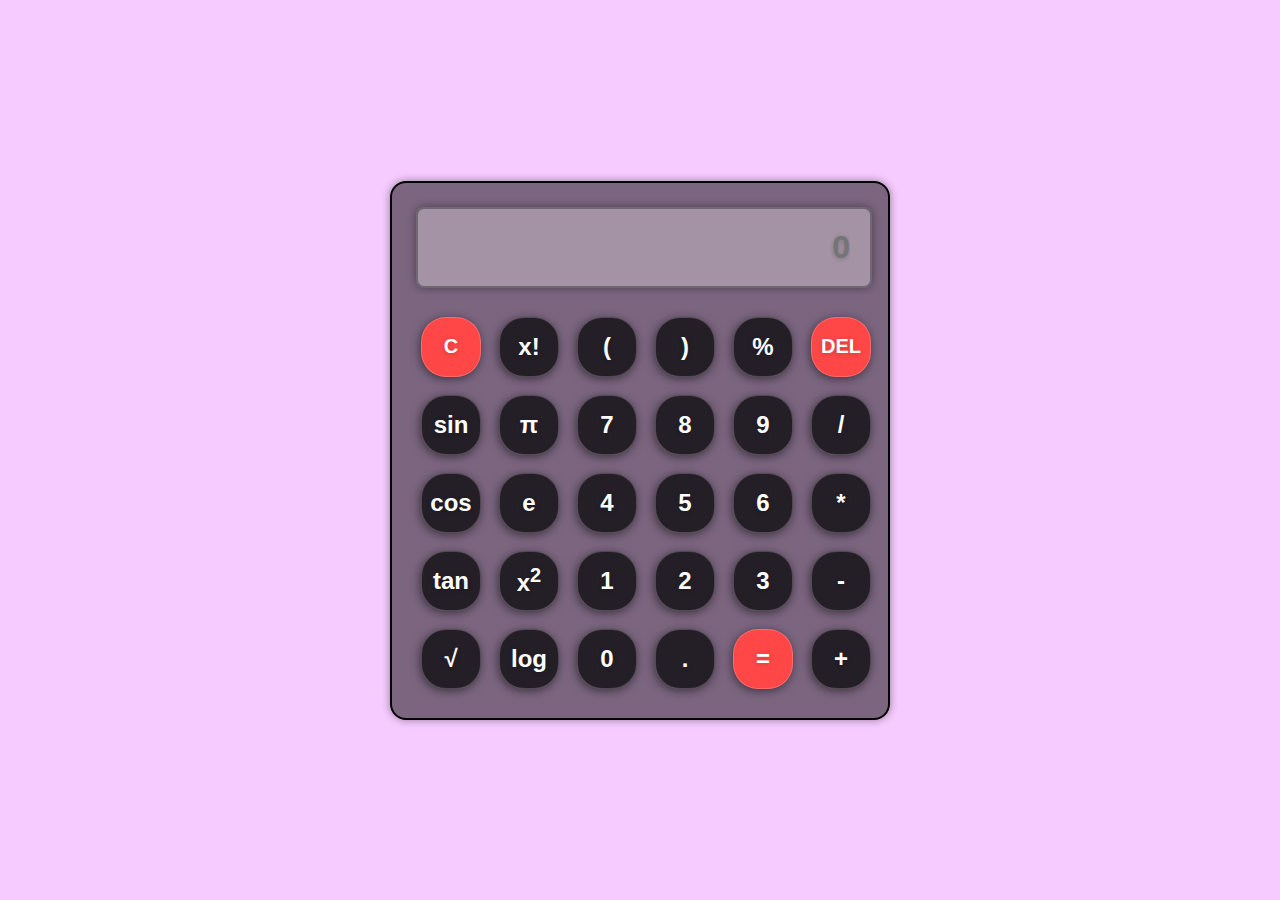
<file: Calculator/index.html>
<!DOCTYPE html>
<html>
<head>
    <title>Calculator</title>
    <link href="style.css" rel="stylesheet">
</head>
<body>
    <form class="calculator" name="calcul">
        <table> 
            <tr>
                <td colspan="4">
                    <input type="text" name="result" placeholder="0" style="text-align:right" id="inputBox" readonly >
                </td>
            </tr>
            <tr>
                <td><button type="button" onclick="remv()" class="clear">C</button></td>
                <td><button type="button" onclick="factorialButton()">x!</button></td>
                <td><button type="button" onclick="addOpenBracket()"> ( </button></td>
                <td><button type="button" onclick="addCloseBracket()"> ) </button></td>
                <td><button type="button" onclick="number('%')"> % </button></td>
                <td><button type="button" onclick="BACKSPC()"  class="del">DEL</button></td>
            </tr>
            <tr>
                <td><button type="button" onclick="sin()">sin</button></td>
                <td><button type="button" onclick="pi()">π</button></td>
                <td><button type="button" onclick="number('7')">7</button></td>
                <td><button type="button" onclick="number('8')">8</button></td>
                <td><button type="button" onclick="number('9')">9</button></td>
                <td><button type="button" onclick="number('/')">/</button></td>
            </tr>
            <tr>
                <td><button type="button" onclick="cos()">cos</button></td>
                <td><button type="button" onclick="e()">e</button></td>
                <td><button type="button" onclick="number('4')">4</button></td>
                <td><button type="button" onclick="number('5')">5</button></td>
                <td><button type="button" onclick="number('6')">6</button></td>
                <td><button type="button" onclick="number('*')">*</button></td>
            </tr>
            <tr>
                <td><button type="button" onclick="tan()">tan</button></td>
                <td><button type="button" onclick="square()">x<sup>2</button></td>
                <td><button type="button" onclick="number('1')">1</button></td>
                <td><button type="button" onclick="number('2')">2</button></td>
                <td><button type="button" onclick="number('3')">3</button></td>
                <td><button type="button" onclick="number('-')">-</button></td>
            </tr>
            <tr>
                <td><button type="button" onclick="sqrt2()">&radic;</button></td>
                <td><button type="button" onclick="log()">log</button></td>
                <td><button type="button" onclick="number('0')">0</button></td>
                <td><button type="button" onclick="number('.')">.</button></td>
                <td><button type="button" onclick="equal()" class="equal">=</button></td>
                <td><button type="button" onclick="number('+')">+</button></td>
            </tr>
        </table>
    </form>
    <script src="script.js"></script>
</body>
</html>
</file>
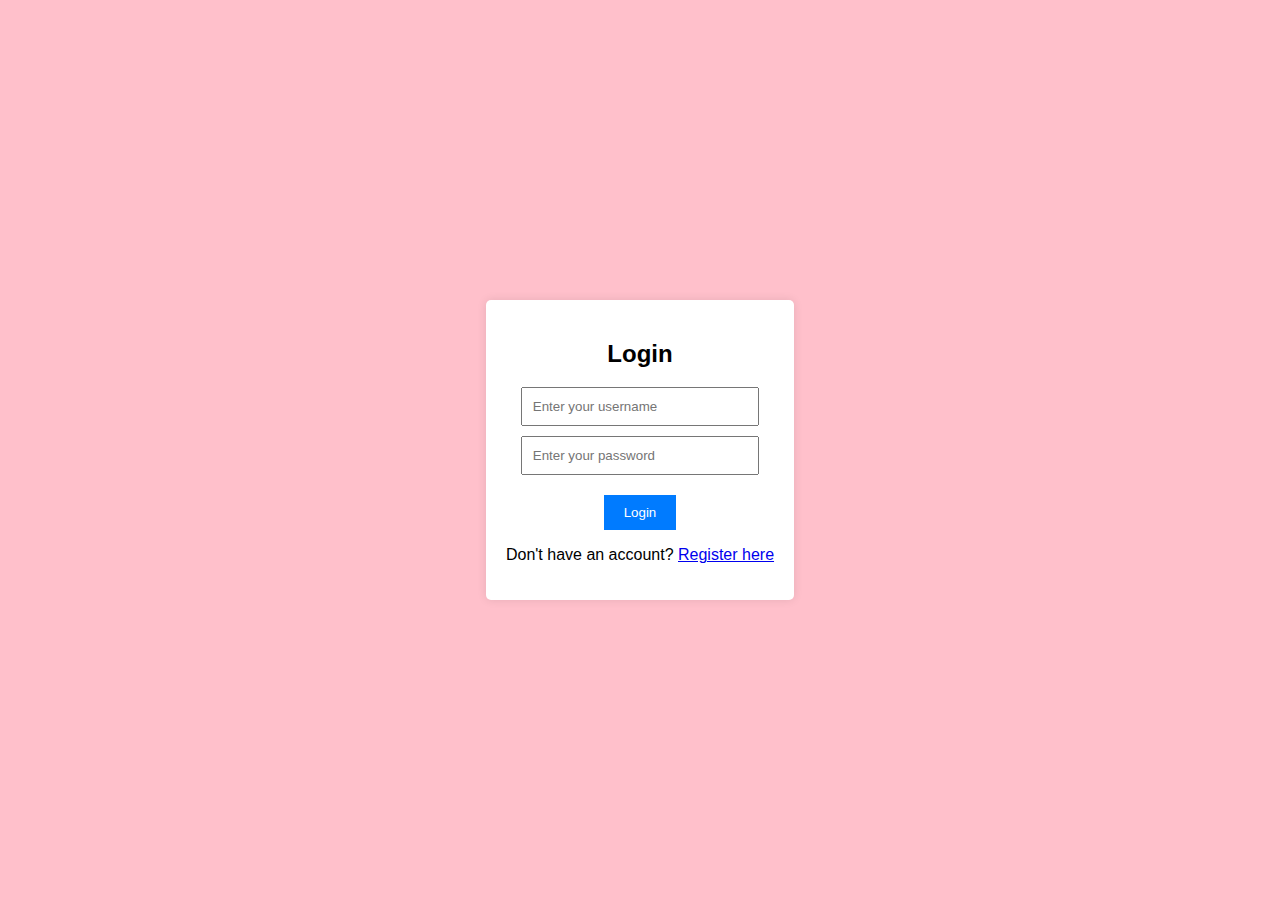
<file: Register/auth.html>
<!DOCTYPE html>
<html lang="en">
<head>
    <meta charset="UTF-8">
    <meta name="viewport" content="width=device-width, initial-scale=1.0">
    <title>Authentication Page</title>
    <link rel="stylesheet" href="styles.css">
</head>
<body>
    <div id="auth-container">
        <h2 id="form-title">Login</h2>
      
        <div id="login-form">
            <input type="text" id="login-username" placeholder="Enter your username">
            <input type="password" id="login-password" placeholder="Enter your password">
            <button onclick="login()">Login</button>
            <p>Don't have an account? <a href="#" onclick="showRegisterForm()">Register here</a></p>
        </div>

        <div id="register-form" style="display: none;">
            <input type="text" id="username" placeholder="Enter your username">
            <input type="password" id="password" placeholder="Enter your password">
            <button onclick="register()">Register</button>
            <p>Already have an account? <a href="#" onclick="showLoginForm()">Login here</a></p>
        </div>
    </div>

   
    <div id="error-modal" class="modal">
        <div class="modal-content">
            <span class="close" onclick="closeModal()">&times;</span>
            <p id="modal-message"></p>
        </div>
    </div>

    <script src="auth.js"></script>
</body>
</html>
</file>
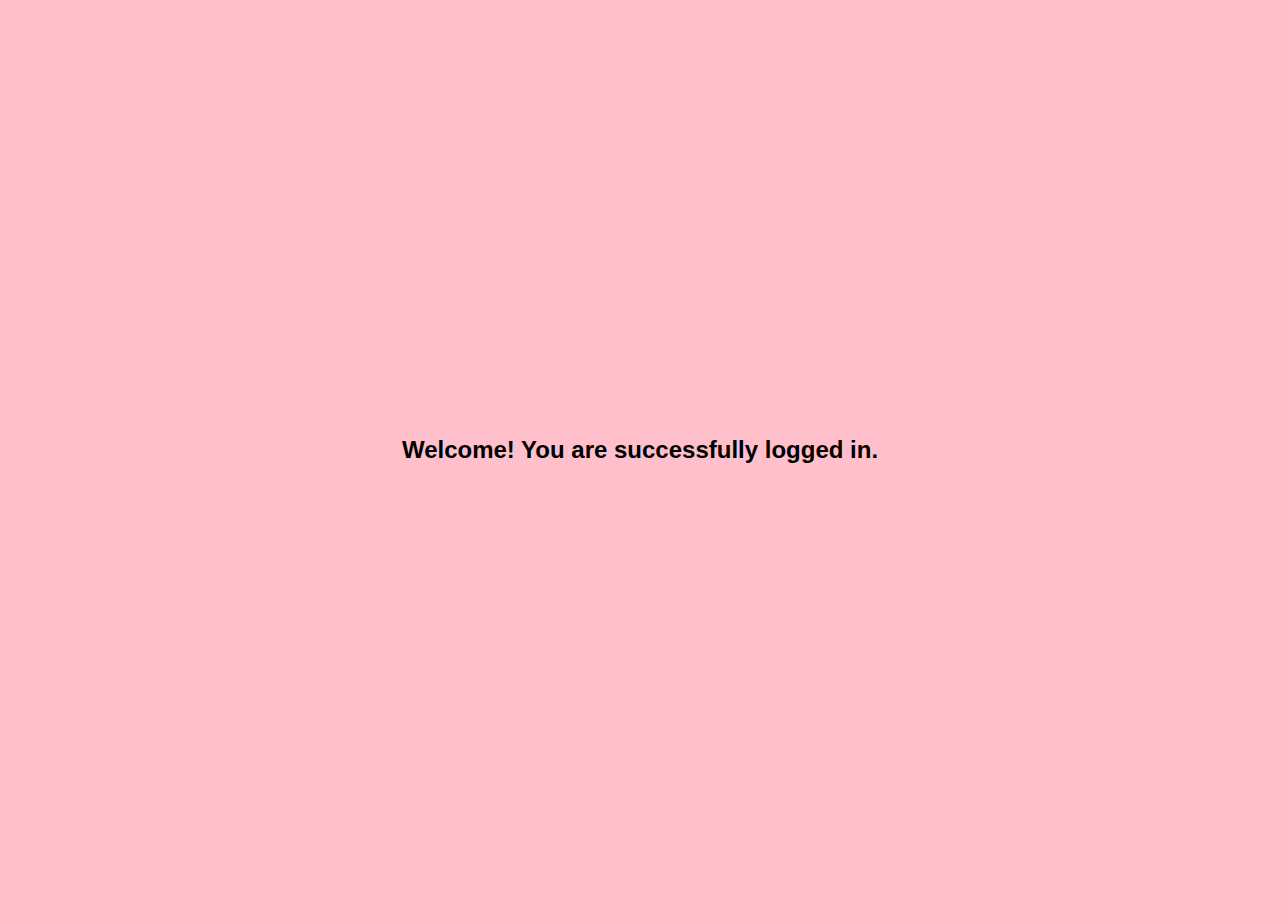
<file: Register/welcome.html>
<!DOCTYPE html>
<html lang="en">
<head>
    <meta charset="UTF-8">
    <meta name="viewport" content="width=device-width, initial-scale=1.0">
    <title>Welcome</title>
    <link rel="stylesheet" href="styles.css">
</head>
<body>
    <div id="welcome-container">
        <h2>Welcome! You are successfully logged in.</h2>
    </div>
</body>
</html>
</file>
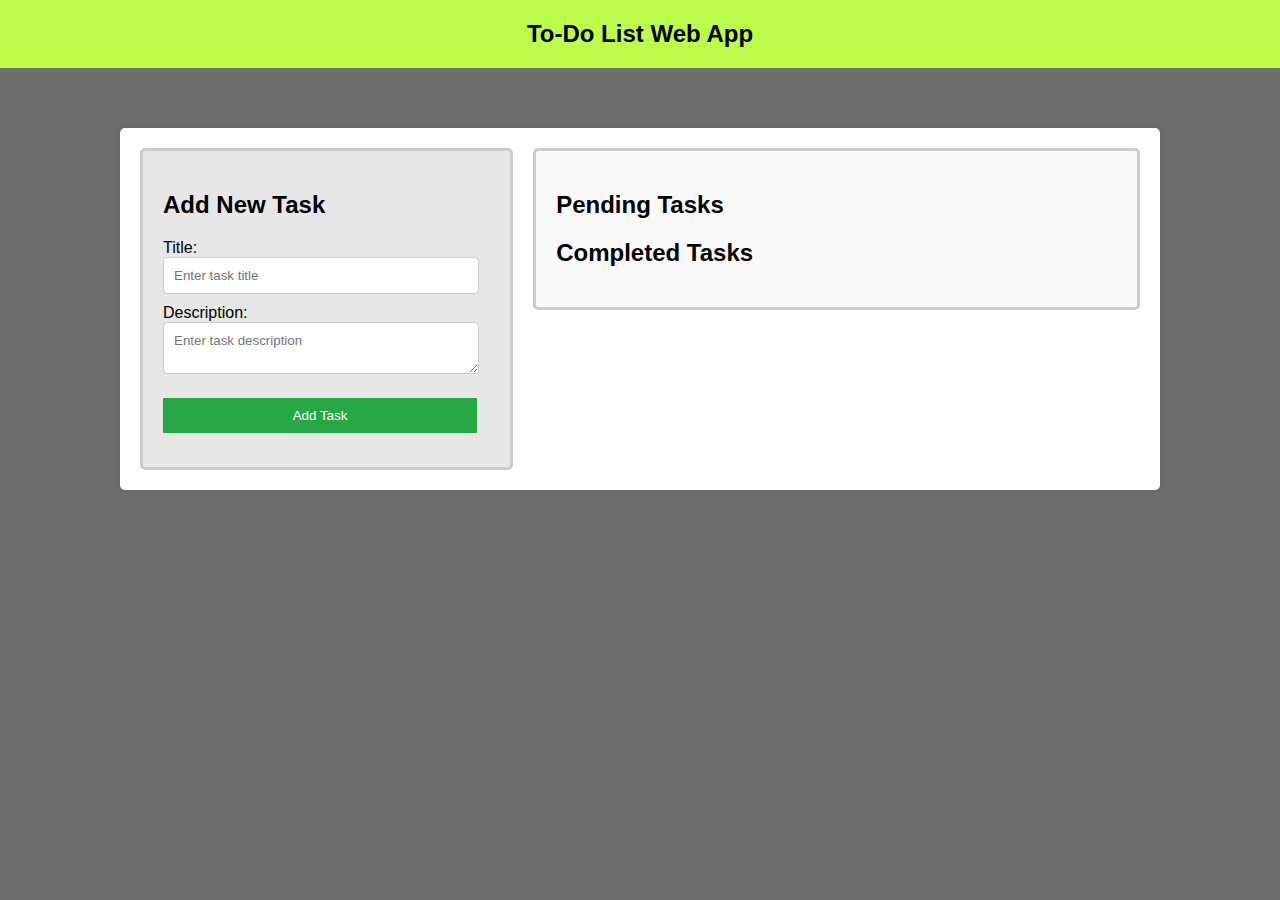
<file: todolist/todo.html>
<!DOCTYPE html>
<html lang="en">
<head>
    <meta charset="UTF-8">
    <meta name="viewport" content="width=device-width, initial-scale=1.0">
    <title>To-Do App</title>
    <link rel="stylesheet" href="todo.css">
</head>
<body>
    <header>
        <h1>To-Do List Web App</h1>
    </header>
    <br><br><br><br><br><br>
    <div class="container">
        <br>
    
        <div class="left">
            <h2>Add New Task</h2>
            <label for="task-title">Title:</label>
            <input type="text" id="task-title" placeholder="Enter task title">
            <br>
            <label for="task-description">Description:</label>
            <textarea id="task-description" placeholder="Enter task description"></textarea>
            <br>
            <button onclick="addTask()">Add Task</button>
            <p id="error-message" class="error"></p>
        </div>
        
        <div class="right">
            <h2>Pending Tasks</h2>
            <ul id="pending-tasks"></ul>

            <h2>Completed Tasks</h2>
            <ul id="completed-tasks"></ul>
        </div>
    </div>

    <script src="todo.js"></script>
</body>
</html>
</file>
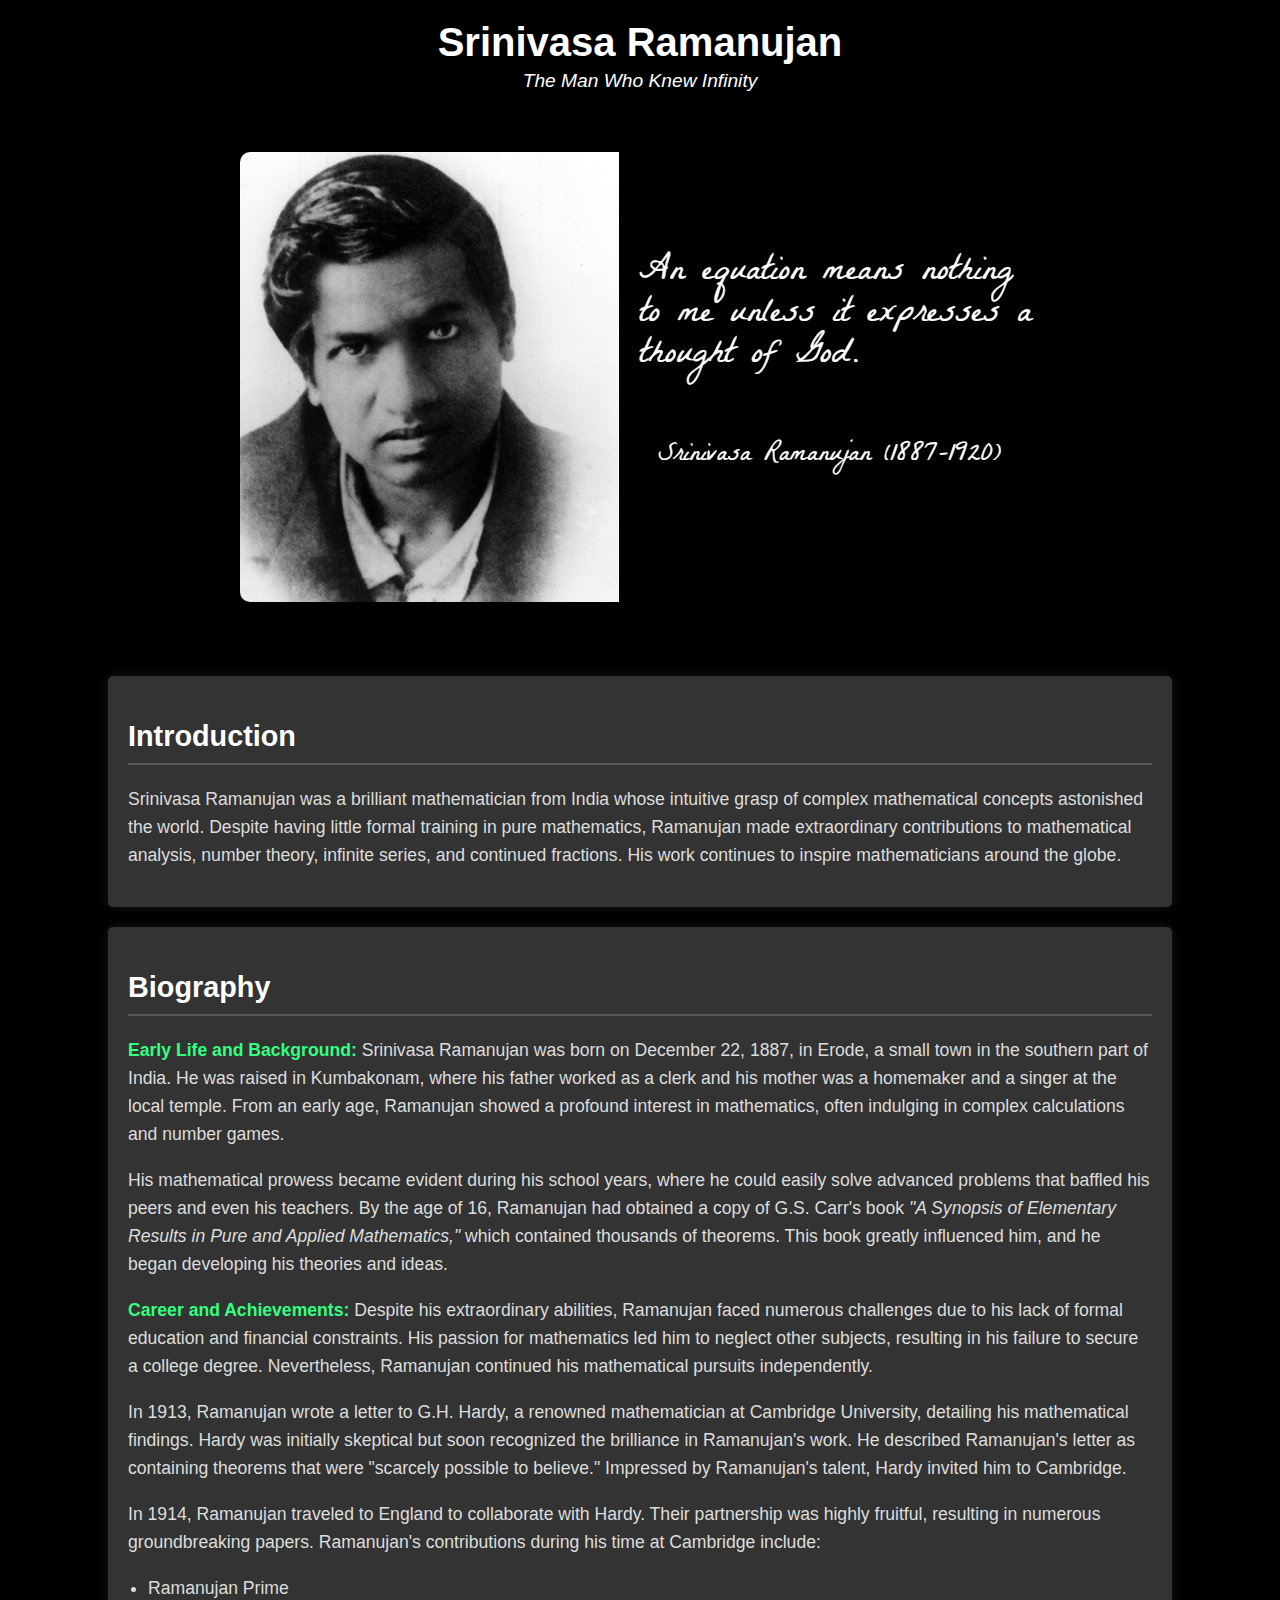
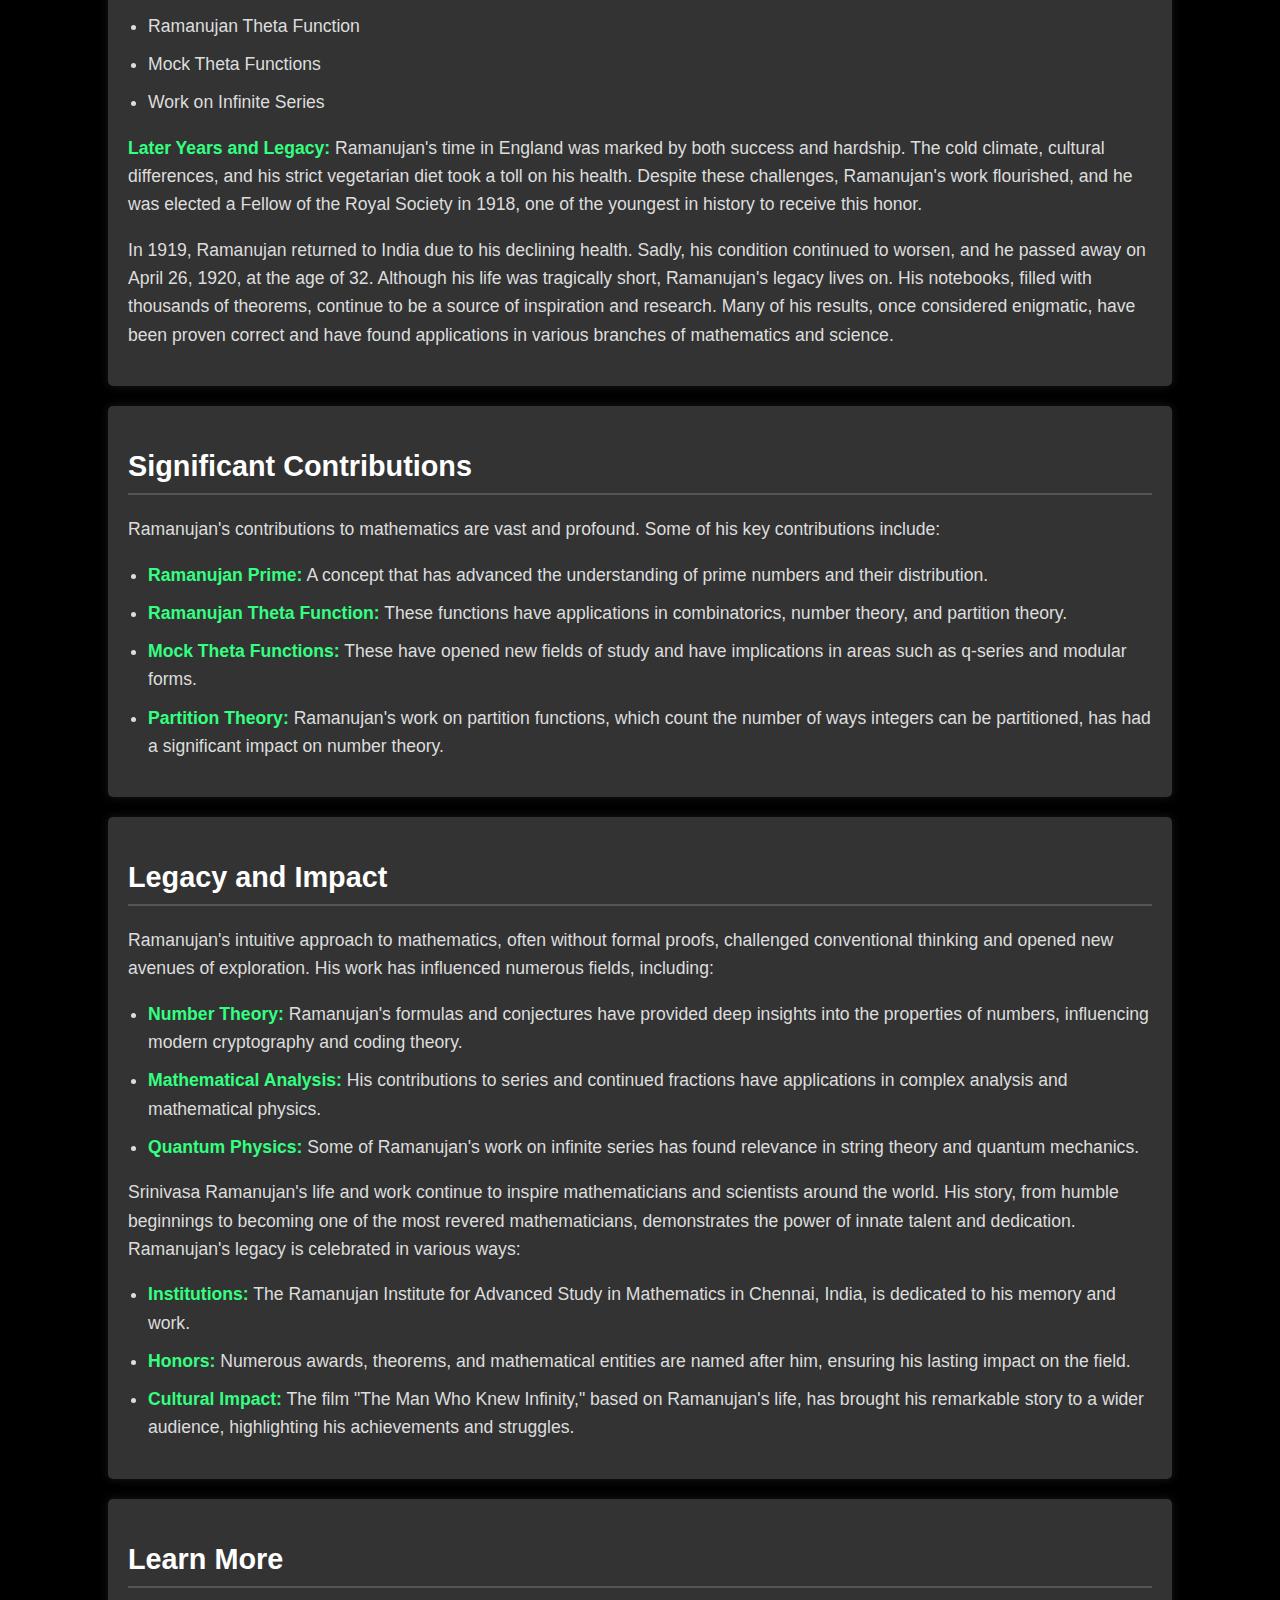
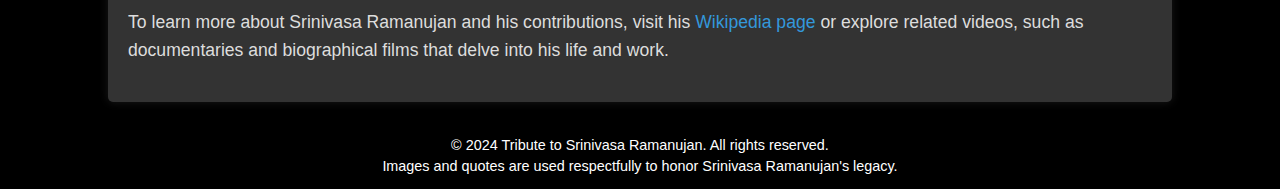
<file: Tribute/tribute.html>
<!DOCTYPE html>
<html lang="en">
<head>
    <meta charset="UTF-8">
    <meta name="viewport" content="width=device-width, initial-scale=1.0">
    <title>Srinivasa Ramanujan: The Man Who Knew Infinity</title>
    <link href="tribute.css" rel="stylesheet">
</head>
<body>

    <header>
        <h1>Srinivasa Ramanujan</h1>
        <p>The Man Who Knew Infinity</p>
    </header>

    <section class="mathematician">
        <img src="ramanujan-quotes-3367.jpg" alt="Srinivasa Ramanujan">
    </section>

    <section class="content-section">
        <h2>Introduction</h2>
        <p>Srinivasa Ramanujan was a brilliant mathematician from India whose intuitive grasp of complex mathematical 
            concepts astonished the world. Despite having little formal training in pure mathematics, Ramanujan made 
            extraordinary contributions to mathematical analysis, number theory, infinite series, and continued fractions.
            His work continues to inspire mathematicians around the globe.</p>
    </section>

    <section class="content-section">
        <h2>Biography</h2>
        <p><strong>Early Life and Background:</strong> Srinivasa Ramanujan was born on December 22, 1887, in Erode, 
            a small town in the southern part of India. He was raised in Kumbakonam, where his father worked as a clerk and 
            his mother was a homemaker and a singer at the local temple. From an early age, Ramanujan showed a profound interest in mathematics,
            often indulging in complex calculations and number games.</p>
        <p>His mathematical prowess became evident during his school years, where he could easily solve advanced problems that baffled his
            peers and even his teachers. By the age of 16, Ramanujan had obtained a copy of G.S. Carr's book <i>"A Synopsis of Elementary 
            Results in Pure and Applied Mathematics,"</i> which contained thousands of theorems. This book greatly influenced him,
            and he began developing his theories and ideas.</p>

        <p><strong>Career and Achievements:</strong> Despite his extraordinary abilities, Ramanujan faced numerous challenges due to his lack of formal education and financial constraints. His passion for mathematics led him to neglect other subjects, resulting in his failure to secure a college degree. Nevertheless, Ramanujan continued his mathematical pursuits independently.</p>
        <p>In 1913, Ramanujan wrote a letter to G.H. Hardy, a renowned mathematician at Cambridge University, detailing his mathematical findings. Hardy was initially skeptical but soon recognized the brilliance in Ramanujan's work. He described Ramanujan's letter as containing theorems that were "scarcely possible to believe." Impressed by Ramanujan's talent, Hardy invited him to Cambridge.</p>

        <p>In 1914, Ramanujan traveled to England to collaborate with Hardy. Their partnership was highly fruitful, resulting in numerous groundbreaking papers. Ramanujan's contributions during his time at Cambridge include:</p>
        <ul>
            <li>Ramanujan Prime</li>
            <li>Ramanujan Theta Function</li>
            <li>Mock Theta Functions</li>
            <li>Work on Infinite Series</li>
        </ul>

        <p><strong>Later Years and Legacy:</strong> Ramanujan's time in England was marked by both success and hardship. The cold climate, cultural differences, and his strict vegetarian diet took a toll on his health. Despite these challenges, Ramanujan's work flourished, and he was elected a Fellow of the Royal Society in 1918, one of the youngest in history to receive this honor.</p>
        <p>In 1919, Ramanujan returned to India due to his declining health. Sadly, his condition continued to worsen, and he passed away on April 26, 1920, at the age of 32. Although his life was tragically short, Ramanujan's legacy lives on. His notebooks, filled with thousands of theorems, continue to be a source of inspiration and research. Many of his results, once considered enigmatic, have been proven correct and have found applications in various branches of mathematics and science.</p>
    </section>

    <section class="content-section">
        <h2>Significant Contributions</h2>
        <p>Ramanujan's contributions to mathematics are vast and profound. Some of his key contributions include:</p>
        <ul>
            <li><strong>Ramanujan Prime:</strong> A concept that has advanced the understanding of prime numbers and their distribution.</li>
            <li><strong>Ramanujan Theta Function:</strong> These functions have applications in combinatorics, number theory, and partition theory.</li>
            <li><strong>Mock Theta Functions:</strong> These have opened new fields of study and have implications in areas such as q-series and modular forms.</li>
            <li><strong>Partition Theory:</strong> Ramanujan's work on partition functions, which count the number of ways integers can be partitioned, has had a significant impact on number theory.</li>
        </ul>
    </section>

    <section class="content-section">
        <h2>Legacy and Impact</h2>
        <p>Ramanujan's intuitive approach to mathematics, often without formal proofs, challenged conventional thinking and opened new avenues of exploration. His work has influenced numerous fields, including:</p>
        <ul>
            <li><strong>Number Theory:</strong> Ramanujan's formulas and conjectures have provided deep insights into the properties of numbers, influencing modern cryptography and coding theory.</li>
            <li><strong>Mathematical Analysis:</strong> His contributions to series and continued fractions have applications in complex analysis and mathematical physics.</li>
            <li><strong>Quantum Physics:</strong> Some of Ramanujan's work on infinite series has found relevance in string theory and quantum mechanics.</li>
        </ul>
        <p>Srinivasa Ramanujan's life and work continue to inspire mathematicians and scientists around the world. His story, from humble beginnings to becoming one of the most revered mathematicians, demonstrates the power of innate talent and dedication. Ramanujan's legacy is celebrated in various ways:</p>
        <ul>
            <li><strong>Institutions:</strong> The Ramanujan Institute for Advanced Study in Mathematics in Chennai, India, is dedicated to his memory and work.</li>
            <li><strong>Honors:</strong> Numerous awards, theorems, and mathematical entities are named after him, ensuring his lasting impact on the field.</li>
            <li><strong>Cultural Impact:</strong> The film "The Man Who Knew Infinity," based on Ramanujan's life, has brought his remarkable story to a wider audience, highlighting his achievements and struggles.</li>
        </ul>
    </section>

    <section class="content-section">
        <h2>Learn More</h2>
        <p>To learn more about Srinivasa Ramanujan and his contributions, visit his <a href="https://en.wikipedia.org/wiki/Srinivasa_Ramanujan" 
            target="_blank">Wikipedia page</a> or explore related videos, such as documentaries and biographical films that delve into his life and
             work.</p>
    </section>

    <footer>
        <p>&copy; 2024 Tribute to Srinivasa Ramanujan. All rights reserved.</p>
        <p>Images and quotes are used respectfully to honor Srinivasa Ramanujan's legacy.</p>
    </footer>

</body>
</html>
</file>
<file: Calculator/style.css>
*{
    margin: 0;
    padding: 0;
    box-sizing: border-box;
    font-family: sans-serif;
    font-weight: bold;
}

body { 
    display: flex;
    justify-content: center;
    align-items: center;
    min-height: 100vh;
    background-color: rgba(212, 0, 255, 0.205);
    padding: 20px;
}

.calculator {
    padding: 16px;
    border: 2px solid #000;
    border-radius: 16px;
    background: rgba(0, 0, 0, 0.5);
    box-shadow: 0px 0px 8px rgba(0, 0, 0, 0.4);
    width: 100%;
    max-width: 500px;
    min-width: 300px;
}

input[name="result"] {
    width: 150%;
    padding: 20px;
    margin-bottom: 16px;
    background: rgba(255, 255, 255, 0.3);
    box-shadow: 0px 0px 8px rgba(0, 0, 0, 0.4);
    font-size: 32px; 
    text-align: right;
    color: #fff;
    border: solid 2px rgba(0, 0, 0, 0.3);
    border-radius: 8px;
    text-shadow: 0px 1px 5px rgba(0, 0, 0, 0.2);
}

button {
    width: 60px;
    height: 60px;
    margin: 5px;
    color: #fff;
    background: rgba(0, 0, 0, 0.7);
    font-size: 24px;
    cursor: pointer;
    border: solid 1px rgba(255, 255, 255, 0.2);
    border-radius: 25px;
    text-shadow: 0px 1px 5px rgba(0, 0, 0, 0.2);
    box-shadow: -1px 2px 10px rgba(0, 0, 0, 0.5);
}

button:hover {
    background:#ff4747;
}

button:active {
    background: #ff4747;
}

.equal {
    background: #ff4747;
    color: #fff;
}

.operator {
    color: #ff4747;
}

.clear, .del {
    font-size: 20px;
    background: #ff4747;
}

table {
    width: 100%;
    border-spacing: 8px;
}

td {
    text-align: center;
}


@media (max-width: 768px) {
    input[name="result"] {
        font-size: 20px;
        padding: 12px;
    }

    button {
        width: 50px;
        height: 50px;
        font-size: 18px;
    }

    .calculator {
        max-width: 100%;
        min-width: 250px; 
    }
}
</file>
<file: Register/styles.css>
body {
    
    font-family: Arial, sans-serif;
    display: flex;
    justify-content: center;
    align-items: center;
    height: 100vh;
    background-color:pink;
    margin: 0;
}

#auth-container {
    background-color: white;
    padding: 20px;
    border-radius: 5px;
    box-shadow: 0 0 10px rgba(0, 0, 0, 0.1);
    text-align: center;
}

input {
    display: block;
    margin: 10px auto;
    padding: 10px;
    width: 80%;
    max-width: 300px;
}

button {
    padding: 10px 20px;
    background-color: #007bff;
    color: white;
    border: none;
    cursor: pointer;
    margin-top: 10px;
}

button:hover {
    background-color: #0056b3;
}


.modal {
    display: none; 
    position: fixed; 
    z-index: 1; 
    left: 0;
    top: 0;
    width: 100%;
    height: 100%; 
    overflow: auto; 
    background-color: rgb(0,0,0); 
    background-color: rgba(0,0,0,0.4); 
}

.modal-content {
    background-color: #fefefe;
    margin: 15% auto; 
    padding: 20px;
    border: 1px solid #888;
    width: 80%; 
}

.close {
    color: #aaa;
    float: right;
    font-size: 28px;
    font-weight: bold;
}

.close:hover,
.close:focus {
    color: black;
    text-decoration: none;
    cursor: pointer;
}
</file>
<file: todolist/todo.css>
body {
    font-family: Arial, sans-serif;
    background-color:#6e6e6e;
    margin: 0;
    padding: 20px;
}
header {
    position: fixed; 
    top: 0; 
    left: 0; 
    background:#bcfd4c; 
    color:black; 
    text-align: center; 
    padding: 20px; 
    width: 100%;
    box-sizing: border-box; 
}

header h1 {
    margin: 0;
    font-size: 1.5em;
}

.container {
    display: flex;
    justify-content: space-between;
    align-items: flex-start;
    max-width: 1000px;
    margin: 0 auto;
    background-color: #fff;
    padding: 20px;
    border-radius: 5px;
    box-shadow: 0 0 10px rgba(0, 0, 0, 0.1);
}

.left {
    width: 35%;
    padding: 20px;
    border: 3px solid #ccc;
    border-radius: 5px;
    background-color: #e7e7e7;
    border-style: solid;

}

.right {
    width: 60%;
    padding: 20px;
    margin-left: 20px;
    background-color: #f9f9f9;
    border: 3px solid #ccc;
    border-radius: 5px;
    border-style: solid;
}

input[type="text"], textarea {
    width: 90%;
    padding: 10px;
    margin-bottom: 10px;
    border: 1px solid #ccc;
    border-radius: 4px;
    font-family: Arial, Helvetica, sans-serif;
}

button {
    padding: 10px;
    background-color: #28a745;
    color: #fff;
    border: none;
    cursor: pointer;
    width: 96%;
    margin-top: 10px;
}

button:hover {
    background-color: #218838;
}

.error {
    color: red;
    font-size: 14px;
}

ul {
    list-style-type: none;
    padding: 0;
}

li {
    overflow: hidden;
    word-wrap: break-word;
    word-break: break-word; 
    display: flex;
    flex-direction: column;
    padding: 10px;
    border-bottom: 1px solid #ccc;
    align-items: flex-start;
}

.task-title,
.task-description {
    display: block; 
    overflow-wrap: break-word; 
    white-space: pre-wrap; 
    word-break: break-word; 
    width: 100%; 
}

.task-date {
    margin-bottom: 10px;
    font-size: 0.9em;
    color: #555;
}

.button-container {
    width:100%;
    display: flex;
    gap: 10px;
    margin-top: 10px;
}

.button-container button {
    padding: 5px 10px;
    font-size: 0.9em;
}

.delete-button-completed {
    font-size: 1em; 
    background-color:#28a745; 
    color: white; 
    border-radius: 2px; 
    width:32%;
    border: none;
    padding: 5px 10px;
    font-size: 0.9em;
}

.delete-button-completed:hover{
    background-color: #218838;
}
</file>
<file: Tribute/tribute.css>
body {
    font-family: Arial, sans-serif;
    margin: 0;
    padding: 0;
    background-color: #000; 
    color: #fff; 
}


header {
    background: black; 
    color: #fff; 
    text-align: center;
    padding: 20px 0;
}

header h1 {
    margin: 0;
    font-size: 2.5em;
}

header p {
    margin: 5px 0 0;
    font-size: 1.2em;
    font-style: italic;
}


.mathematician{
    text-align: center;
    padding: 40px 20px;
}

.mathematician img {
    max-width: 100%;
    height: auto;
    border-radius: 10px;
    margin-bottom: 10px;
}

.mathematician blockquote {
    font-style: italic;
    color: #ccc; 
    margin-top: 20px;
    font-size: 1.2em;
}


.content-section {
    width: 80%;
    margin: 20px auto;
    padding: 20px;
    background-color: #333; 
    border-radius: 5px;
    box-shadow: 0 0 10px rgba(255,255,255,0.1); 
}

.content-section h2 {
    color: #fff; 
    border-bottom: 2px solid #555; 
    padding-bottom: 10px;
    margin-bottom: 20px;
    font-size: 1.8em;
}

.content-section p, .content-section ul {
    line-height: 1.6;
    font-size: 1.1em;
    color: #ddd; 
}

.content-section strong {
    color: #33ff80;
}

.content-section ul {
    padding-left: 20px;
}

.content-section ul li {
    margin-bottom: 10px;
}


footer {
   
    color: #fff; 
    text-align: center;
    padding: 10px 0;
    font-size: 0.9em;
}

footer p {
    margin: 5px 0;
}


a {
    color: #3498db;
    text-decoration: none;
}

a:hover {
    text-decoration: underline;
}


@media (max-width: 768px) {
    .hero img {
        max-width: 100%;
    }
    .content-section {
        width: 90%;
    }
    header h1 {
        font-size: 2em;
    }
    header p {
        font-size: 1em;
    }
    .hero blockquote {
        font-size: 1em;
    }
    .content-section h2 {
        font-size: 1.5em;
    }
}
</file>
